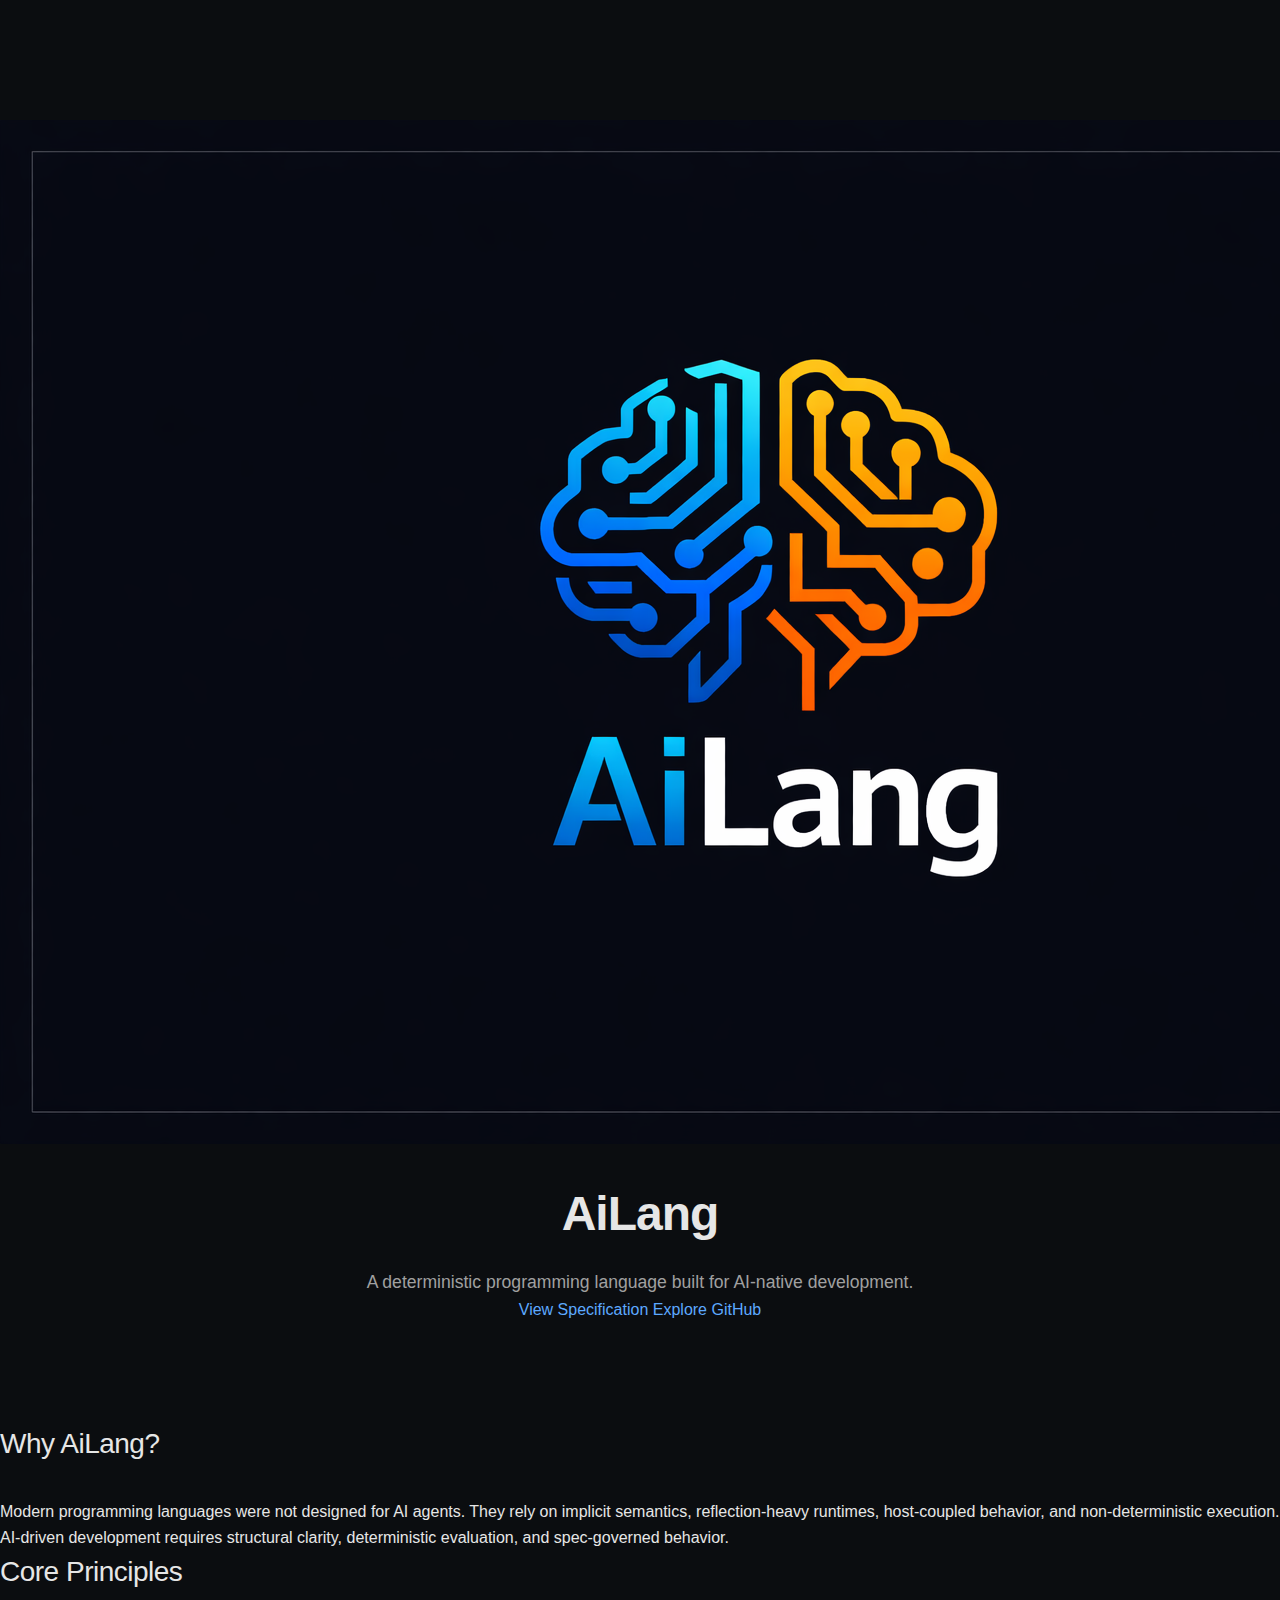
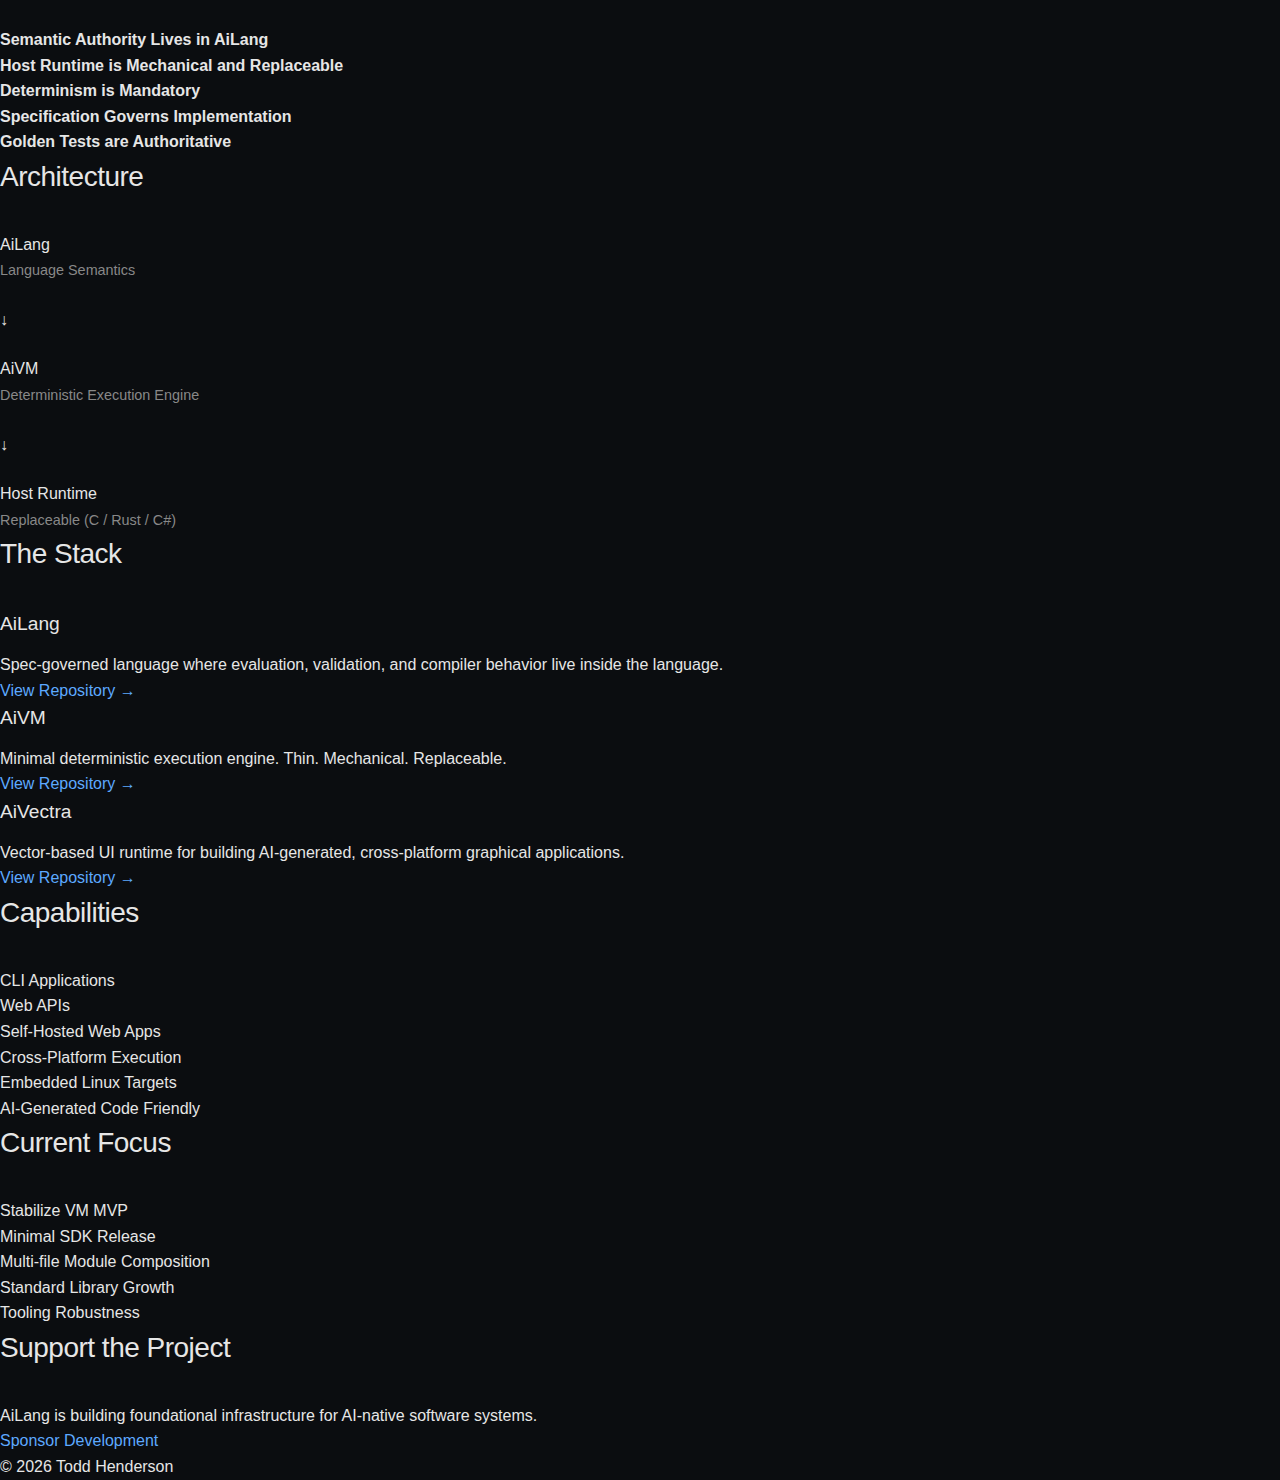
<file: index.html>
<!DOCTYPE html>
<html lang="en">
<head>
    <meta charset="UTF-8" />
    <meta name="viewport" content="width=device-width, initial-scale=1" />
    <title>AiLang — Deterministic AI-Native Programming</title>
    <link rel="stylesheet" href="styles.css" />
</head>
<body>

<header class="hero">
    <img src="AiLang_LG.png" alt="AiLang Logo" class="hero-logo" />
    <h1>AiLang</h1>
    <p class="tagline">
        A deterministic programming language built for AI-native development.
    </p>
    <div class="hero-actions">
        <a href="https://github.com/AiLangCore/AiLang" class="button">
            View Specification
        </a>
        <a href="https://github.com/AiLangCore" class="button secondary">
            Explore GitHub
        </a>
    </div>
</header>

<main>

    <!-- Problem -->
    <section>
        <h2>Why AiLang?</h2>
        <p>
            Modern programming languages were not designed for AI agents.
            They rely on implicit semantics, reflection-heavy runtimes,
            host-coupled behavior, and non-deterministic execution.
        </p>
        <p>
            AI-driven development requires structural clarity,
            deterministic evaluation, and spec-governed behavior.
        </p>
    </section>

    <!-- Philosophy -->
    <section>
        <h2>Core Principles</h2>
        <ul class="principles">
            <li><strong>Semantic Authority Lives in AiLang</strong></li>
            <li><strong>Host Runtime is Mechanical and Replaceable</strong></li>
            <li><strong>Determinism is Mandatory</strong></li>
            <li><strong>Specification Governs Implementation</strong></li>
            <li><strong>Golden Tests are Authoritative</strong></li>
        </ul>
    </section>

    <!-- Architecture -->
    <section>
        <h2>Architecture</h2>
        <div class="architecture">
            <div class="layer">AiLang<br/><span>Language Semantics</span></div>
            <div class="arrow">↓</div>
            <div class="layer">AiVM<br/><span>Deterministic Execution Engine</span></div>
            <div class="arrow">↓</div>
            <div class="layer">Host Runtime<br/><span>Replaceable (C / Rust / C#)</span></div>
        </div>
    </section>

    <!-- Products -->
    <section>
        <h2>The Stack</h2>
        <div class="product-grid">

            <div class="product-card">
                <h3>AiLang</h3>
                <p>
                    Spec-governed language where evaluation,
                    validation, and compiler behavior live inside the language.
                </p>
                <a href="https://github.com/AiLangCore/AiLang">
                    View Repository →
                </a>
            </div>

            <div class="product-card">
                <h3>AiVM</h3>
                <p>
                    Minimal deterministic execution engine.
                    Thin. Mechanical. Replaceable.
                </p>
                <a href="https://github.com/AiLangCore/AiVM">
                    View Repository →
                </a>
            </div>

            <div class="product-card">
                <h3>AiVectra</h3>
                <p>
                    Vector-based UI runtime for building AI-generated,
                    cross-platform graphical applications.
                </p>
                <a href="https://github.com/AiLangCore/AiVectra">
                    View Repository →
                </a>
            </div>

        </div>
    </section>

    <!-- Capabilities -->
    <section>
        <h2>Capabilities</h2>
        <ul class="capabilities">
            <li>CLI Applications</li>
            <li>Web APIs</li>
            <li>Self-Hosted Web Apps</li>
            <li>Cross-Platform Execution</li>
            <li>Embedded Linux Targets</li>
            <li>AI-Generated Code Friendly</li>
        </ul>
    </section>

    <!-- Roadmap -->
    <section>
        <h2>Current Focus</h2>
        <ul class="roadmap">
            <li>Stabilize VM MVP</li>
            <li>Minimal SDK Release</li>
            <li>Multi-file Module Composition</li>
            <li>Standard Library Growth</li>
            <li>Tooling Robustness</li>
        </ul>
    </section>

    <!-- Support -->
    <section class="support">
        <h2>Support the Project</h2>
        <p>
            AiLang is building foundational infrastructure
            for AI-native software systems.
        </p>
        <a href="https://github.com/sponsors" class="button">
            Sponsor Development
        </a>
    </section>

</main>

<footer>
    <p>© 2026 Todd Henderson</p>
</footer>

</body>
</html>
</file>
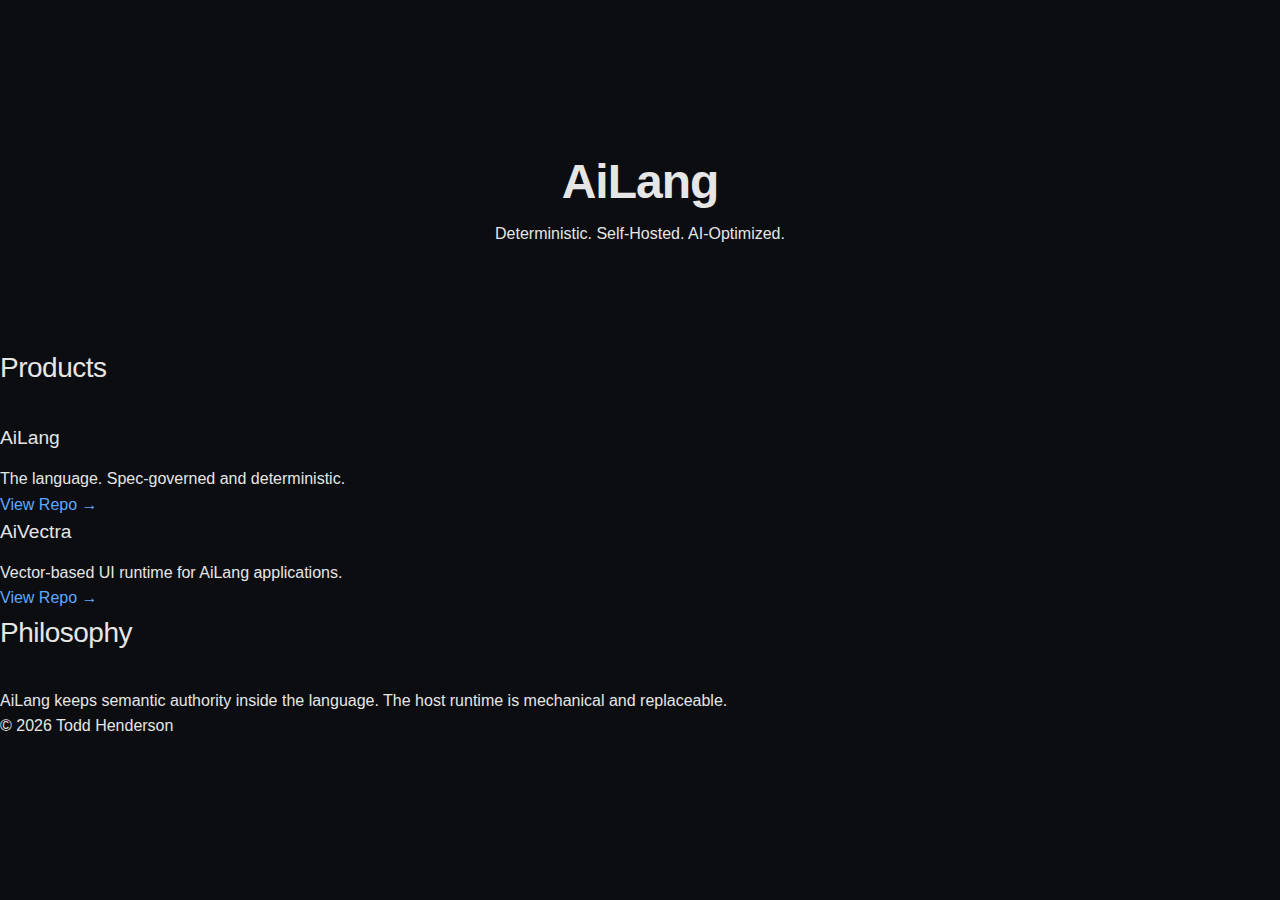
<file: intex.html>
<!DOCTYPE html>
<html lang="en">
<head>
    <meta charset="UTF-8" />
    <meta name="viewport" content="width=device-width, initial-scale=1" />
    <title>AiLang</title>
    <link rel="stylesheet" href="styles.css" />
</head>
<body>

<header class="hero">
    <h1>AiLang</h1>
    <p>Deterministic. Self-Hosted. AI-Optimized.</p>
</header>

<main>
    <section>
        <h2>Products</h2>
        <ul class="product-list">
            <li>
                <h3>AiLang</h3>
                <p>The language. Spec-governed and deterministic.</p>
                <a href="https://github.com/AiLangCore/AiLang">View Repo →</a>
            </li>
            <!-- <li>
                <h3>AiVM</h3>
                <p>Minimal deterministic execution runtime.</p>
                <a href="https://github.com/AiLangCore/AiVM">View Repo →</a>
            </li> -->
            <li>
                <h3>AiVectra</h3>
                <p>Vector-based UI runtime for AiLang applications.</p>
                <a href="https://github.com/AiLangCore/AiVectra">View Repo →</a>
            </li>
        </ul>
    </section>

    <section>
        <h2>Philosophy</h2>
        <p>
            AiLang keeps semantic authority inside the language.
            The host runtime is mechanical and replaceable.
        </p>
    </section>
</main>

<footer>
    <p>© 2026 Todd Henderson</p>
</footer>

</body>
</html>
</file>
<file: styles.css>
/* Reset */
* {
    margin: 0;
    padding: 0;
    box-sizing: border-box;
}

body {
    background: #0b0d10;
    color: #e6e6e6;
    font-family: -apple-system, BlinkMacSystemFont, "Segoe UI", Roboto, Inter, sans-serif;
    line-height: 1.6;
}

a {
    color: #5da9ff;
    text-decoration: none;
    transition: opacity 0.2s ease;
}

a:hover {
    opacity: 0.7;
}

.container {
    max-width: 1000px;
    margin: 0 auto;
    padding: 0 24px;
}

.section {
    padding: 80px 0;
}

h1 {
    font-size: 3rem;
    font-weight: 600;
    letter-spacing: -1px;
    margin-top: 24px;
}

h2 {
    font-size: 1.75rem;
    font-weight: 500;
    margin-bottom: 32px;
    letter-spacing: -0.5px;
}

h3 {
    font-size: 1.2rem;
    font-weight: 500;
    margin-bottom: 12px;
}

.logo {
    width: 120px;
}

.tagline {
    margin-top: 16px;
    font-size: 1.1rem;
    color: #a0a0a0;
}

.hero {
    text-align: center;
    padding: 120px 0 100px;
}

.actions {
    margin-top: 32px;
    display: flex;
    justify-content: center;
    gap: 16px;
}

.btn {
    padding: 10px 20px;
    border: 1px solid #5da9ff;
    color: #5da9ff;
    font-size: 0.9rem;
    letter-spacing: 0.5px;
}

.btn.outline {
    border-color: #444;
    color: #aaa;
}

.btn:hover {
    background: #5da9ff;
    color: #0b0d10;
}

.list {
    list-style: none;
    color: #b8b8b8;
}

.list li {
    margin-bottom: 12px;
}

.two-column {
    columns: 2;
    column-gap: 60px;
}

.architecture {
    display: flex;
    flex-direction: column;
    gap: 24px;
    max-width: 400px;
}

.layer strong {
    display: block;
    font-size: 1rem;
}

.layer span {
    color: #888;
    font-size: 0.9rem;
}

.divider {
    height: 1px;
    background: #222;
}

.grid {
    display: grid;
    grid-template-columns: repeat(auto-fit, minmax(260px, 1fr));
    gap: 40px;
}

.card {
    padding: 24px 0;
    border-top: 1px solid #222;
}

.card p {
    color: #999;
    margin-bottom: 12px;
}

.footer {
    padding: 60px 0;
    border-top: 1px solid #222;
    color: #666;
    font-size: 0.85rem;
    text-align: center;
}
</file>
